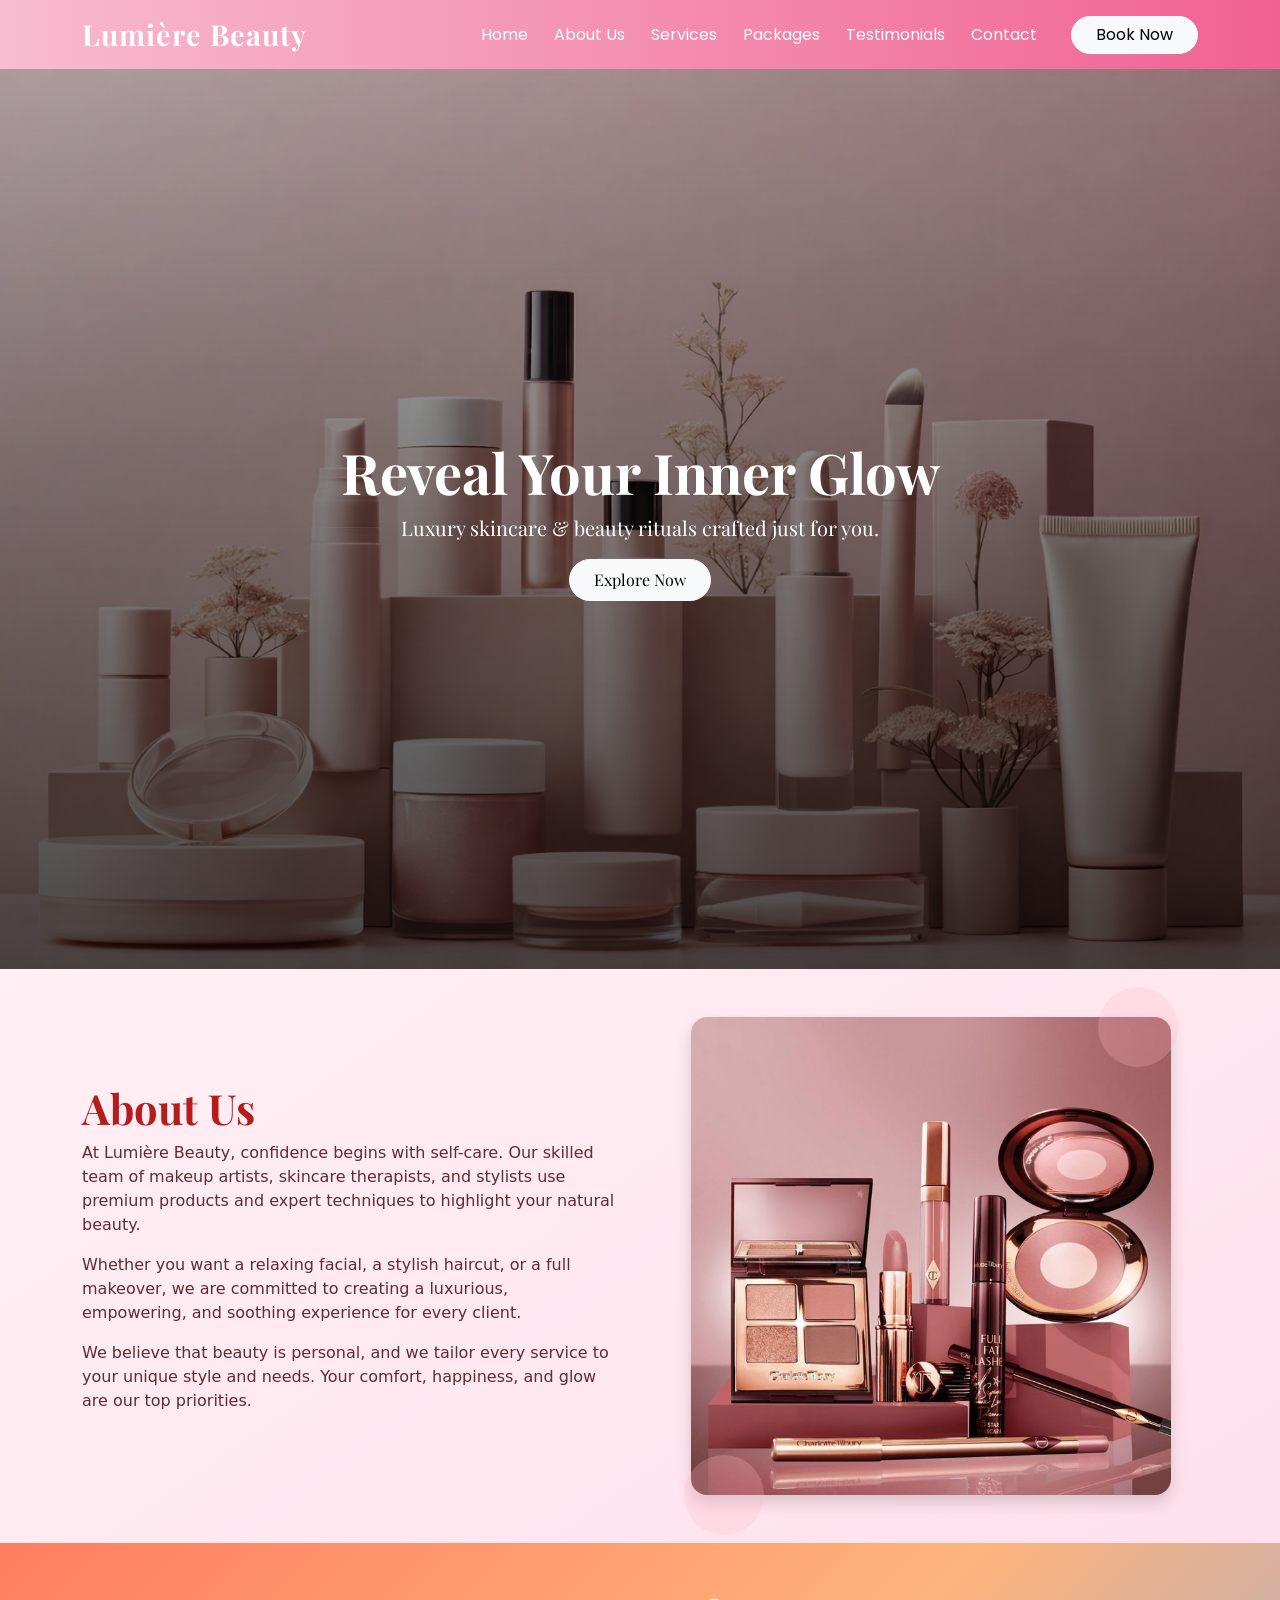
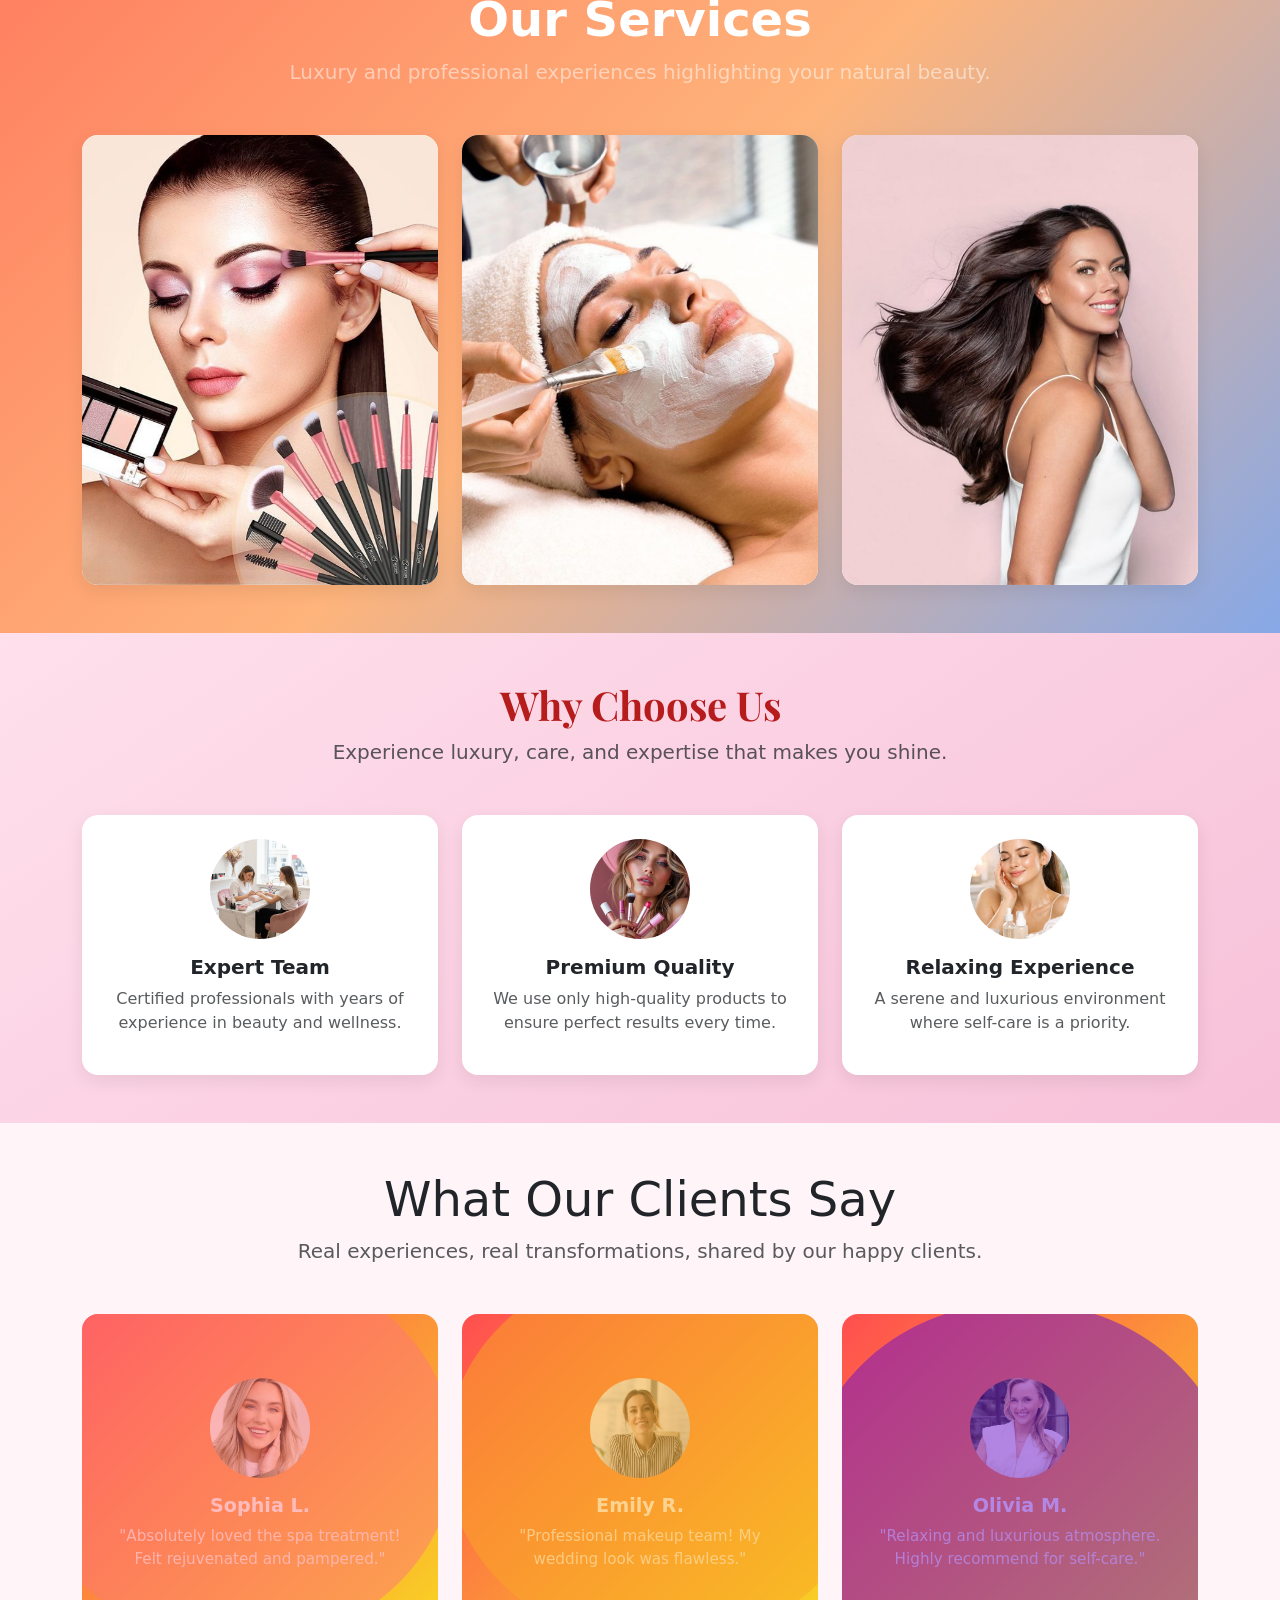
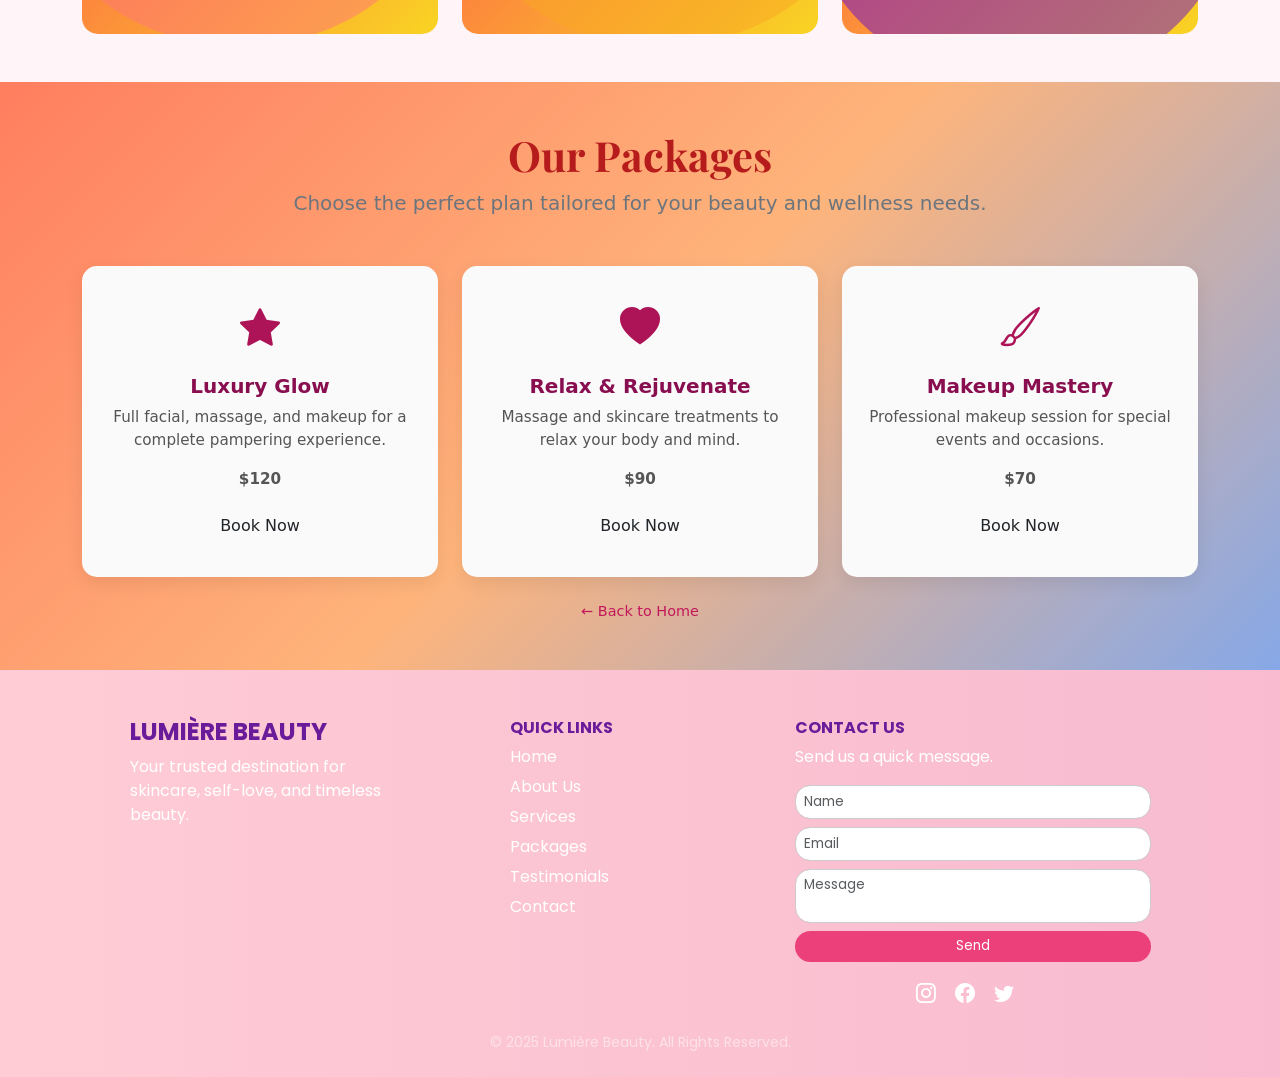
<file: index.html>
<!DOCTYPE html>
<html>
  <head>
    <meta charset="UTF-8">
  <meta name="viewport" content="width=device-width, initial-scale=1.0">
  <title>Lumière Beauty</title>
  <link rel="stylesheet" href="style.css">
  <link rel="icon" href="w.ico.png" type="image/x-icon">
  <link href="https://fonts.googleapis.com/css2?family=Playfair+Display:wght@400;700&family=Poppins:wght@300;400;500;600&display=swap" rel="stylesheet">
  <link href="https://cdn.jsdelivr.net/npm/bootstrap@5.3.0/dist/css/bootstrap.min.css" rel="stylesheet">
  <link href="https://cdn.jsdelivr.net/npm/bootstrap-icons@1.10.5/font/bootstrap-icons.css" rel="stylesheet">
  </head>


<body>
     <nav class="navbar navbar-expand-lg navbar-light beauty-navbar shadow-sm">
  <div class="container">
    <a class="navbar-brand fw-bold text-white" href="#">Lumière Beauty</a>
    <button class="navbar-toggler text-white" type="button" data-bs-toggle="collapse" data-bs-target="#navbarNav">
      <span class="navbar-toggler-icon"></span>
    </button>
    <div class="collapse navbar-collapse justify-content-end" id="navbarNav">
      <ul class="navbar-nav align-items-center">
        <li class="nav-item">
          <a class="nav-link active text-white" href="#home">Home</a>
        </li>
        <li class="nav-item">
          <a class="nav-link text-white" href="#about">About Us</a>
        </li>
        <li class="nav-item">
          <a class="nav-link text-white" href="#services">Services</a>
        </li>
        <li class="nav-item">
          <a class="nav-link text-white" href="#packages">Packages</a>
        </li>
         <li class="nav-item">
          <a class="nav-link text-white" href="#testimonials">Testimonials</a>
        </li>
         <li class="nav-item">
          <a class="nav-link text-white" href="#contact">Contact</a>
        </li>
        <li class="nav-item ms-3">
          <a href="booking.html" class="btn btn-light rounded-pill px-4">Book Now</a>
        </li>
      </ul>
    </div>
  </div>
</nav>

<!-- Hero Section with CSS Slider -->
<section class="hero-slider" id="home">
  <div class="slider">
    <div class="slide slide1"></div>
    <div class="slide slide2"></div>
    <div class="slide slide3"></div>
  </div>
  <div class="hero-overlay">
    <div class="container text-center text-white">
      <h1 class="display-4 fw-bold animate-title">Reveal Your Inner Glow</h1>
      <p class="lead animate-sub">Luxury skincare & beauty rituals crafted just for you.</p>
      <a href="#" class="btn btn-light rounded-pill px-4 py-2 animate-btn">Explore Now</a>
    </div>
  </div>
</section>


<!-- --------------------------------------------------------------------------------------- -->

<section class="py-5 about-beauty" id="about">
  <div class="container">
    <div class="row align-items-center g-5">
      <!-- Text Content -->
      <div class="col-md-6">
        <div class="about-text">
          <h2 class="about-title">About Us</h2>
          <p class="about-subtext">
            At Lumière Beauty, confidence begins with self-care. Our skilled team of makeup artists, skincare therapists, and stylists use premium products and expert techniques to highlight your natural beauty.
          </p>
          <p class="about-subtext">
            Whether you want a relaxing facial, a stylish haircut, or a full makeover, we are committed to creating a luxurious, empowering, and soothing experience for every client.
          </p>
          <p class="about-subtext">
            We believe that beauty is personal, and we tailor every service to your unique style and needs. Your comfort, happiness, and glow are our top priorities.
          </p>
      
        </div>
      </div>

      <!-- Image Area -->
      <div class="col-md-6 text-center position-relative">
        <div class="about-img-wrapper">
          <img src="pic1 (4).jpg" class="img-fluid rounded-4 shadow" alt="About Us" style="max-width:90%; height:auto;">
          <div class="floating-shape shape1"></div>
          <div class="floating-shape shape2"></div>
        </div>
      </div>
    </div>
  </div>
</section>
<!-- --------------------------------------------------------------------------------------- -->

<section class="py-5 service-gallery-section" id="services">
  <div class="container">
    <!-- Section Header -->
    <div class="text-center mb-5">
      <h2 class="text-white display-5 fw-bold">Our Services</h2>
      <p class="text-white-50 lead">Luxury and professional experiences highlighting your natural beauty.</p>
    </div>

    <!-- Services Cards -->
    <div class="row g-4">
      <!-- Service 1 -->
      <div class="col-sm-6 col-lg-4">
        <div class="service-card position-relative overflow-hidden rounded-4">
          <img src="makeup.jpeg" class="w-100" alt="Makeup">
          <div class="overlay d-flex flex-column justify-content-center align-items-center text-center text-white">
            <h5 class="fw-bold">Professional Makeup</h5>
            <p>Highlighting your natural beauty with expert techniques.</p>
            <a href="booking.html" class="btn btn-outline-light mt-2">more Info</a>
          </div>
        </div>
      </div>

      <!-- Service 2 -->
      <div class="col-sm-6 col-lg-4">
        <div class="service-card position-relative overflow-hidden rounded-4">
          <img src="facial.jpeg" class="w-100" alt="Facial">
          <div class="overlay d-flex flex-column justify-content-center align-items-center text-center text-white">
            <h5 class="fw-bold">Facial & Skincare</h5>
            <p>A relaxing, luxurious experience for your skin’s health and glow.</p>
            <a href="booking.html" class="btn btn-outline-light mt-2">more Info</a>
          </div>
        </div>
      </div>

      <!-- Service 3 -->
      <div class="col-sm-6 col-lg-4">
        <div class="service-card position-relative overflow-hidden rounded-4">
          <img src="hair.jpeg" class="w-100" alt="Hair Styling">
          <div class="overlay d-flex flex-column justify-content-center align-items-center text-center text-white">
            <h5 class="fw-bold">Hair Styling</h5>
            <p>Professional hair styling with modern and trendy techniques.</p>
            <a href="booking.html" class="btn btn-outline-light mt-2">more Info</a>
          </div>
        </div>
      </div>
    </div>
  </div>
</section>
<!-- --------------------------------------------------------------------------------------------- -->

<section class="py-5 choose-us-section">
  <div class="container">
    <!-- Section Header -->
    <div class="text-center mb-5">
      <h2 class="choose-us-title">Why Choose Us</h2>
      <p class="lead text-muted">Experience luxury, care, and expertise that makes you shine.</p>
    </div>

    <!-- Benefits Cards -->
    <div class="row g-4">
      <!-- Benefit 1 -->
      <div class="col-md-4">
        <div class="benefit-card p-4 rounded-4 text-center">
          <img src="expert.jpeg" alt="Expert Team" class="benefit-icon mb-3 floating-img">
          <h5 class="fw-bold">Expert Team</h5>
          <p class="text-muted">Certified professionals with years of experience in beauty and wellness.</p>
        </div>
      </div>

      <!-- Benefit 2 -->
      <div class="col-md-4">
        <div class="benefit-card p-4 rounded-4 text-center">
          <img src="pemum.jpeg" alt="Premium Quality" class="benefit-icon mb-3 floating-img">
          <h5 class="fw-bold">Premium Quality</h5>
          <p class="text-muted">We use only high-quality products to ensure perfect results every time.</p>
        </div>
      </div>

      <!-- Benefit 3 -->
      <div class="col-md-4">
        <div class="benefit-card p-4 rounded-4 text-center">
          <img src="beauty.jpeg" alt="Relaxing Experience" class="benefit-icon mb-3 floating-img">
          <h5 class="fw-bold">Relaxing Experience</h5>
          <p class="text-muted">A serene and luxurious environment where self-care is a priority.</p>
        </div>
      </div>
    </div>
  </div>
</section>

<!-- --------------------------------------------------------------------------------------------------------- -->
   

<section class="py-5 testimonials-section" id="testimonials">
  <div class="container">
    <!-- Section Header -->
    <div class="text-center mb-5 px-3">
      <h2 class="display-5 text-dark">What Our Clients Say</h2>
      <p class="lead text-muted">Real experiences, real transformations, shared by our happy clients.</p>
    </div>

    <!-- Testimonials Cards -->
    <div class="row g-4 justify-content-center">
      <!-- Testimonial 1 -->
      <div class="col-lg-4 col-md-6">
        <div class="testimonial-card position-relative p-4 rounded-4">
          <div class="layer layer-bg1"></div>
          <img src="test1.jpg" alt="Client 1" class="testimonial-img mb-3">
          <h5 class="fw-bold text-white">Sophia L.</h5>
          <p class="text-white-75">"Absolutely loved the spa treatment! Felt rejuvenated and pampered."</p>
        </div>
      </div>

      <!-- Testimonial 2 -->
      <div class="col-lg-4 col-md-6">
        <div class="testimonial-card position-relative p-4 rounded-4">
          <div class="layer layer-bg2"></div>
          <img src="test2.jpg.jpeg" alt="Client 2" class="testimonial-img mb-3">
          <h5 class="fw-bold text-white">Emily R.</h5>
          <p class="text-white-75">"Professional makeup team! My wedding look was flawless."</p>
        </div>
      </div>

      <!-- Testimonial 3 -->
      <div class="col-lg-4 col-md-6">
        <div class="testimonial-card position-relative p-4 rounded-4">
          <div class="layer layer-bg3"></div>
          <img src="test3.jpg.jpeg" alt="Client 3" class="testimonial-img mb-3">
          <h5 class="fw-bold text-white">Olivia M.</h5>
          <p class="text-white-75">"Relaxing and luxurious atmosphere. Highly recommend for self-care."</p>
        </div>
      </div>
    </div>
  </div>
</section>
<!-- --------------------------------------------------------------------------------------------------------------- -->


<section class="py-5 packages-section" id="packages">
  <div class="container">
    <div class="text-center mb-5">
      <h2 class="package-title">Our Packages</h2>
      <p class="lead text-secondary">Choose the perfect plan tailored for your beauty and wellness needs.</p>
    </div>

    <div class="row g-4">
      <!-- Package 1 -->
      <div class="col-md-4">
        <div class="package-card position-relative">
          <div class="package-icon mb-3">
            <span class="bi bi-star-fill"></span>
          </div>
          <h5>Luxury Glow</h5>
          <p>Full facial, massage, and makeup for a complete pampering experience.</p>
          <p class="package-price">$120</p>
          <a href="#" class="btn btn-outline-pink">Book Now</a>
        </div>
      </div>

      <!-- Package 2 -->
      <div class="col-md-4">
        <div class="package-card position-relative">
          <div class="package-icon mb-3">
            <span class="bi bi-heart-fill"></span>
          </div>
          <h5>Relax & Rejuvenate</h5>
          <p>Massage and skincare treatments to relax your body and mind.</p>
          <p class="package-price">$90</p>
          <a href="#" class="btn btn-outline-pink">Book Now</a>
        </div>
      </div>

      <!-- Package 3 -->
      <div class="col-md-4">
        <div class="package-card position-relative">
          <div class="package-icon mb-3">
            <span class="bi bi-brush"></span>
          </div>
          <h5>Makeup Mastery</h5>
          <p>Professional makeup session for special events and occasions.</p>
          <p class="package-price">$70</p>
          <a href="#" class="btn btn-outline-pink">Book Now</a>
        </div>
      </div>
         <a href="index.html" class="back-home">← Back to Home</a>
    </div>
  </div>
</section>
<!-- ------------------------------------------------------------------------------------------------------------- -->

<!-- Beauty Website Footer with Small Contact Form -->
<footer class="footer-beauty text-white pt-5 pb-4" id="contact">
  <div class="container text-center text-md-start">
    <div class="row">
      <!-- Brand Info -->
      <div class="col-md-4 col-lg-4 col-xl-3 mx-auto mb-4">
        <h4 class="fw-bold text-uppercase">Lumière Beauty</h4>
        <p>Your trusted destination for skincare, self-love, and timeless beauty.</p>
      </div>

      <!-- Quick Links -->
      <div class="col-md-3 col-lg-2 col-xl-2 mx-auto mb-4">
        <h6 class="text-uppercase fw-bold">Quick Links</h6>
        <ul class="list-unstyled">
          <li><a href="#home" class="footer-link">Home</a></li>
          <li><a href="#about" class="footer-link">About Us</a></li>
          <li><a href="#services" class="footer-link">Services</a></li>
          <li><a href="#packages" class="footer-link">Packages</a></li>
          <li><a href="#testimonials" class="footer-link">Testimonials</a></li>
          <li><a href="#contact" class="footer-link">Contact</a></li>
        </ul>
      </div>

      <!-- Small Contact Form -->
      <div class="col-md-5 col-lg-4 col-xl-4 mx-auto mb-md-0 mb-4">
        <h6 class="text-uppercase fw-bold">Contact Us</h6>
        <p>Send us a quick message.</p>
        <form class="small-contact-form">
          <input type="text" placeholder="Name" class="form-control form-control-sm mb-2">
          <input type="email" placeholder="Email" class="form-control form-control-sm mb-2">
          <textarea placeholder="Message" class="form-control form-control-sm mb-2" rows="2"></textarea>
          <button type="submit" class="btn btn-pink btn-sm w-100">Send</button>
        </form>
        <div class="social-icons mt-3 text-center">
          <a href="#" class="social"><i class="bi bi-instagram"></i></a>
          <a href="#" class="social"><i class="bi bi-facebook"></i></a>
          <a href="#" class="social"><i class="bi bi-twitter"></i></a>
        </div>
      </div>
    </div>
  </div>
  <div class="text-center mt-4 small text-white-50">&copy; 2025 Lumière Beauty. All Rights Reserved.</div>
</footer>

<script src="script.js"> </script>
</body>
</html>
</file>
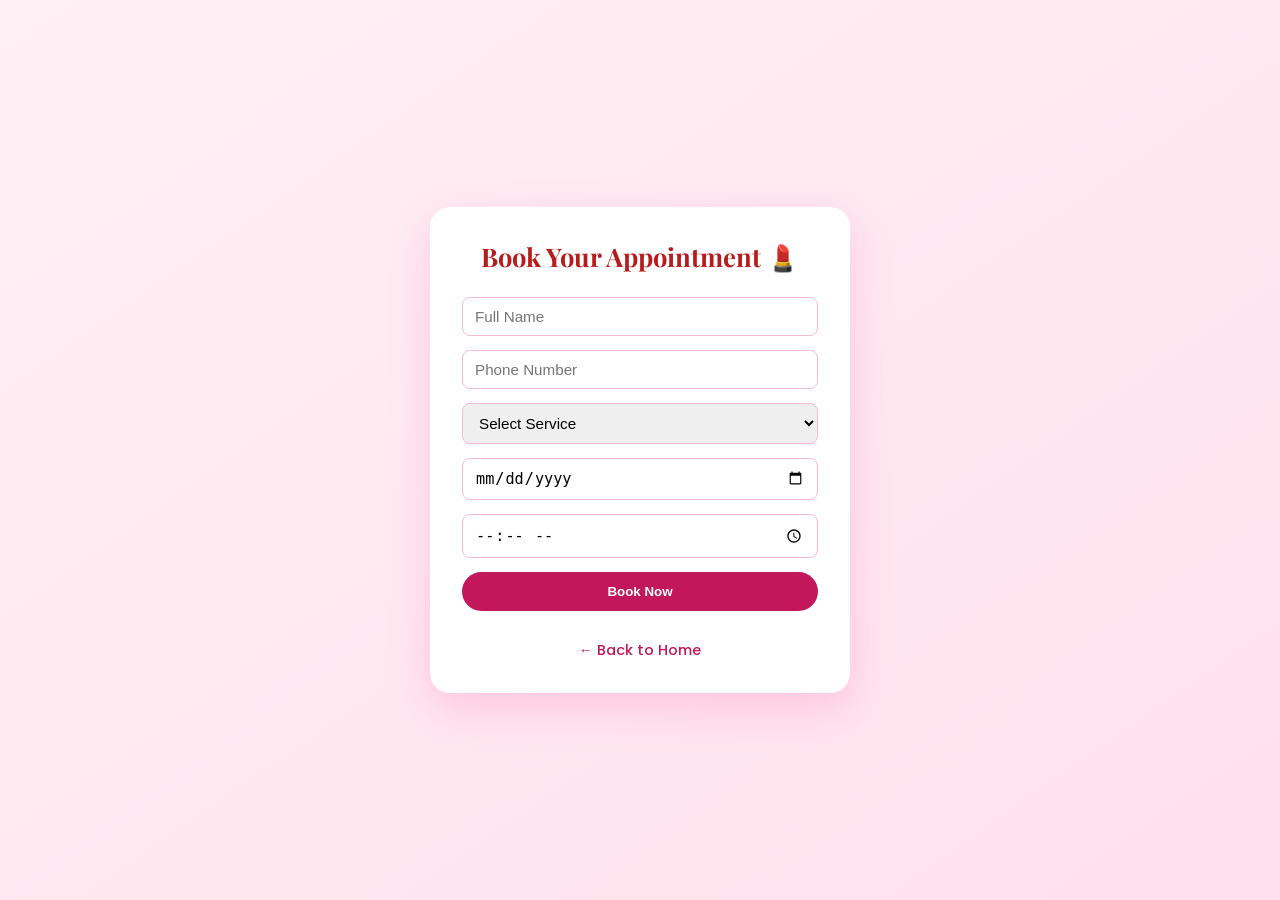
<file: booking.html>
<!DOCTYPE html>
<html lang="en">
<head>
<meta charset="UTF-8">
<meta name="viewport" content="width=device-width, initial-scale=1.0">
<title>Book Appointment | Beauty Studio</title>

<!-- Google Fonts -->
<link href="https://fonts.googleapis.com/css2?family=Playfair+Display:wght@600;700&family=Poppins:wght@300;400;500;600&display=swap" rel="stylesheet">

<style>
* { box-sizing: border-box; margin: 0; padding: 0; }

body {
  font-family: 'Poppins', sans-serif;
  background: linear-gradient(145deg,#fff0f5,#ffe0ec);
  display: flex;
  justify-content: center;
  align-items: center;
  min-height: 100vh;
  padding: 20px;
}

.booking-container {
  background: #fff;
  max-width: 420px;
  width: 100%;
  padding: 2rem;
  border-radius: 20px;
  box-shadow: 0 15px 40px rgba(255,105,180,0.25);
  animation: fadeIn .6s ease;
}

h2 {
  font-family: 'Playfair Display', serif;
  color: #b71c1c;
  text-align: center;
  margin-bottom: 1.5rem;
  font-size: 1.6rem;
}

/* Form */
form {
  display: flex;
  flex-direction: column;
  gap: 14px; /* equal spacing */
}

input, select {
  padding: 10px 12px;
  border-radius: 8px;
  border: 1px solid #f8bbd0;
  font-size: 0.95rem;
  transition: 0.3s;
}

input:focus, select:focus {
  border-color: #c2185b;
  box-shadow: 0 0 8px rgba(194,24,91,0.2);
  outline: none;
}

/* Book Button */
.book-btn {
  padding: 12px;
  border: none;
  border-radius: 25px;
  background: #c2185b;
  color: white;
  font-weight: 600;
  cursor: pointer;
  transition: 0.3s;
}

.book-btn:hover {
  background: #880e4f;
  transform: scale(1.04);
}

/* Back Home */
.back-home {
  display: block;
  text-align: center;
  margin-top: 15px;
  text-decoration: none;
  color: #c2185b;
  font-size: 0.9rem;
  font-weight: 500;
  transition: 0.3s;
}

.back-home:hover {
  color: #880e4f;
  transform: translateX(-3px);
}

/* Success Popup */
.popup {
  position: fixed;
  inset: 0;
  background: rgba(0,0,0,0.6);
  display: flex;
  justify-content: center;
  align-items: center;
  opacity: 0;
  visibility: hidden;
  transition: 0.4s;
}

.popup.active {
  visibility: visible;
  opacity: 1;
}

.popup-content {
  background: #fff;
  padding: 2rem;
  border-radius: 16px;
  text-align: center;
  max-width: 320px;
  width: 90%;
  animation: scaleUp 0.4s ease;
  box-shadow: 0 10px 30px rgba(0,0,0,0.2);
}

.popup-content h3 {
  color: #c2185b;
  margin-bottom: 10px;
}

.popup-content button {
  margin-top: 15px;
  padding: 8px 20px;
  border: none;
  border-radius: 20px;
  background: #c2185b;
  color: white;
  cursor: pointer;
  font-weight: 500;
}

.popup-content button:hover {
  background: #880e4f;
}

@keyframes fadeIn {
  from { opacity: 0; transform: translateY(20px);}
  to { opacity: 1; transform: translateY(0);}
}

@keyframes scaleUp {
  from { transform: scale(0.8); opacity: 0;}
  to { transform: scale(1); opacity: 1;}
}

/* Responsive */
@media(max-width:480px){
  .booking-container { padding: 1.5rem; }
  h2 { font-size: 1.4rem; }
}
</style>
</head>

<body>

<div class="booking-container">
  <h2>Book Your Appointment 💄</h2>

  <form id="bookingForm">
    <input type="text" placeholder="Full Name" required>
    <input type="tel" placeholder="Phone Number" required>
    <select required>
      <option value="">Select Service</option>
      <option>Makeup</option>
      <option>Facial</option>
      <option>Hair Styling</option>
      <option>Nails</option>
    </select>
    <input type="date" required>
    <input type="time" required>

    <!-- Book Button INSIDE the form -->
    <button type="submit" class="book-btn">Book Now</button>

    <!-- Back Home Link INSIDE the form container -->
    <a href="index.html" class="back-home">← Back to Home</a>
  </form>
</div>

<!-- Success Popup -->
<div class="popup" id="successPopup">
  <div class="popup-content">
    <h3>🎉 Booking Confirmed!</h3>
    <p>Your appointment has been successfully booked.</p>
    <button onclick="closePopup()">OK</button>
  </div>
</div>

<script>
const form = document.getElementById("bookingForm");
const popup = document.getElementById("successPopup");

form.addEventListener("submit", function(e){
  e.preventDefault();
  popup.classList.add("active");
  form.reset();
});

function closePopup(){
  popup.classList.remove("active");
}
</script>


</body>
</html>
</file>
<file: style.css>
.beauty-navbar {
    background: linear-gradient(to right, #f8bbd0, #f48fb1, #f06292);
    font-family: 'Poppins', sans-serif;
    transition: all 0.3s ease;
  }
  

  .beauty-navbar .nav-link {
    margin-right: 10px;
    transition: color 0.3s ease, transform 0.3s ease;
  }

  .beauty-navbar .nav-link:hover {
    color: #fff;
    transform: translateY(-2px);
  }

  .beauty-navbar .navbar-brand {
    font-family: 'Playfair Display', serif;
    font-size: 1.8rem;
    letter-spacing: 1px;
  }

  .btn-light {
    background: #ffffffcc;
    color: #c2185b;
    font-weight: 500;
    border: none;
    transition: background 0.3s ease, transform 0.3s ease;
  }

  .btn-light:hover {
    background: #fff;
    transform: scale(1.05);
  }

  

  /* Hero Section */

.hero-slider {
  position: relative;
  height: 100vh;
  overflow: hidden;
  font-family: 'Playfair Display', serif;
  background-image: url("img1.png"); /* 👈 your single image */
  background-size: cover;
  background-position: center;
  background-repeat: no-repeat;
}

/* Overlay stays same */
.hero-overlay {
  position: absolute;
  inset: 0;
  background: linear-gradient(to bottom, rgba(0,0,0,0.3), rgba(0,0,0,0.7));
  display: flex;
  align-items: center;
  justify-content: center;
  text-align: center;
  z-index: 2;
  padding: 2rem;
}
  .hero-overlay {
    position: absolute;
    inset: 0;
    background: linear-gradient(to bottom, rgba(0,0,0,0.3), rgba(0,0,0,0.7));
    display: flex;
    align-items: center;
    justify-content: center;
    text-align: center;
    z-index: 2;
    padding: 2rem;
  }

  .animate-title {
    animation: fadeInUp 1.2s ease-out forwards;
  }

  .animate-sub {
    animation: fadeInUp 1.6s ease-out forwards;
  }

  .animate-btn {
    animation: fadeInUp 2s ease-out forwards;
  }

  @keyframes fadeInUp {
    from { opacity: 0; transform: translateY(40px); }
    to { opacity: 1; transform: translateY(0); }
  }

  .btn-light {
    color: #b71c1c;
    font-weight: 600;
    transition: all 0.3s ease;
  }

  .btn-light:hover {
    background: #ffc1e3;
    color: #880e4f;
    transform: scale(1.05);
  }



  .about-beauty {
    background: linear-gradient(145deg, #fff0f5, #ffe0ec);
    overflow: hidden;
    position: relative;
  }

  .about-title {
    font-family: 'Playfair Display', serif;
    font-size: 2.6rem;
    font-weight: 700;
    color: #b71c1c;
    animation: slideRight 1s ease-out forwards;
  }

  .about-subtext {
    color: #5e2c35;
    font-size: 1rem;
    animation: fadeIn 1.2s ease-in-out forwards;
  }

  .about-img-wrapper {
    position: relative;
    animation: floatIn 1.5s ease forwards;
  }

  .floating-shape {
    position: absolute;
    width: 80px;
    height: 80px;
    background: rgba(255, 182, 193, 0.25);
    border-radius: 50%;
    z-index: 0;
    animation: pulseFloat 5s ease-in-out infinite;
  }

  .shape1 {
    top: -30px;
    right: 20px;
    animation-delay: 0s;
  }

  .shape2 {
    bottom: -40px;
    left: 20px;
    animation-delay: 2s;
  }

  @keyframes slideRight {
    from { opacity: 0; transform: translateX(-30px); }
    to { opacity: 1; transform: translateX(0); }
  }

  @keyframes fadeIn {
    from { opacity: 0; transform: translateY(20px); }
    to { opacity: 1; transform: translateY(0); }
  }

  @keyframes floatIn {
    from { opacity: 0; transform: translateY(40px) scale(0.95); }
    to { opacity: 1; transform: translateY(0) scale(1); }
  }

  @keyframes pulseFloat {
    0%, 100% { transform: translateY(0) scale(1); }
    50% { transform: translateY(-10px) scale(1.05); }
  }

  .btn-outline-dark {
    border: 2px solid #b71c1c;
    color: #b71c1c;
    font-weight: 500;
    transition: background 0.3s ease, transform 0.3s ease;
  }

  .btn-outline-dark:hover {
    background: #b71c1c;
    color: #fff;
    transform: scale(1.05);
  }

  @media (prefers-reduced-motion: no-preference) {
    .about-title, .about-subtext, .about-img-wrapper {
      will-change: transform, opacity;
    }
  }
@media (prefers-reduced-motion: no-preference) {
  .about-title, .about-subtext, .about-img-wrapper {
    will-change: transform, opacity;
  }
}

/* RESPONSIVE ADJUSTMENTS */
@media (max-width: 992px) {
  .about-title { font-size: 2.2rem; }
}

@media (max-width: 768px) {
  .about-title { font-size: 2rem; text-align: center; }
  .about-subtext { font-size: 0.95rem; text-align: center; }
  .about-img-wrapper { margin-top: 2rem; }
}

@media (max-width: 576px) {
  .about-title { font-size: 1.8rem; }
  .about-subtext { font-size: 0.9rem; line-height: 1.5; }
  .floating-shape { width: 40px; height: 40px; }
}

  .service-section {
    background: #fff;
  }
  .service-title {
    font-family: 'Playfair Display', serif;
    font-size: 2.6rem;
    font-weight: 700;
    color: #b71c1c;
    animation: fadeUp 1s ease forwards;
  }
  .service-card {
    background: #fafafa;
    border-radius: 8px;
    overflow: hidden;
    box-shadow: 0 6px 18px rgba(0,0,0,0.08);
    transition: transform .4s ease, box-shadow .4s ease;
    opacity: 0;
    transform: translateY(40px);
    animation: fadeUp 0.8s ease forwards;
  }
  .service-card:nth-child(1) { animation-delay: 0.3s; }
  .service-card:nth-child(2) { animation-delay: 0.5s; }
  .service-card:nth-child(3) { animation-delay: 0.7s; }

  .img-wrapper {
    position: relative;
    overflow: hidden;
  }
  .img-wrapper img {
    width: 100%;
    display: block;
    transition: transform .6s ease;
  }
  .service-card:hover img {
    transform: scale(1.1);
  }
  .overlay {
    position: absolute;
    inset: 0;
    background: rgba(183, 28, 28, 0.4);
    display: flex;
    justify-content: center;
    align-items: center;
    opacity: 0;
    transition: opacity .4s ease, transform .4s ease;
    transform: scale(0.8);
  }
  .service-card:hover .overlay {
    opacity: 1;
    transform: scale(1);
  }
  .overlay .bi {
    font-size: 2.5rem;
    color: white;
    animation: pulse 1.5s infinite ease-in-out;
  }
  @keyframes pulse {
    0%, 100% { transform: scale(1); }
    50% { transform: scale(1.2); }
  }

  .card-content {
    padding: 1.25rem;
    text-align: center;
  }
  .card-content h5 {
    margin-bottom: 0.75rem;
    font-weight: 600;
    color: #880e4f;
  }
  .card-content p {
    color: #555;
    font-size: 0.95rem;
    margin-bottom: 1rem;
  }
  .btn-outline-pink {
    border: 2px solid #ad1457;
    color: #ad1457;
    border-radius: 30px;
    padding: .5rem 1.5rem;
    transition: background .3s ease, color .3s ease, transform .3s ease;
  }
  .btn-outline-pink:hover {
    background: #ad1457;
    color: #fff;
    transform: translateY(-3px);
  }

  @keyframes fadeUp {
    to { opacity: 1; transform: translateY(0); }
  }

  @media (prefers-reduced-motion: no-preference) {
    .service-card, .service-title {
      will-change: transform, opacity;
    }
  }

  /* Responsive Grid */
@media (max-width: 992px) {
  .service-card img {
    height: 220px;
  }
}

@media (max-width: 768px) {
  .service-card img {
    height: 200px;
  }
}

@media (max-width: 576px) {
  .service-card img {
    height: 180px;
  }
  .overlay h5 {
    font-size: 1rem;
  }
  .overlay p {
    font-size: 0.85rem;
  }
  .overlay .btn {
    font-size: 0.8rem;
    padding: 0.35rem 0.8rem;
  }
}

.service-gallery-section {
  background: linear-gradient(135deg, #ff7e5f 0%, #feb47b 50%, #86a8e7 100%);
  padding-top: 3rem;
  padding-bottom: 3rem;
}

/* Service Cards */
.service-card {
  cursor: pointer;
  transition: transform 0.5s ease, box-shadow 0.5s ease;
  position: relative;
  overflow: hidden;
  border-radius: 1rem;
}

.service-card img {
  width: 100%;
  height: 450px;       /* fixed height for uniformity */
  object-fit: cover;   /* keeps image centered and cropped nicely */
  transition: transform 0.7s ease;
  will-change: transform;
}

.service-card:hover {
  transform: scale(1.03);
  box-shadow: 0 15px 30px rgba(0,0,0,0.2);
}

.service-card:hover img {
  transform: scale(1.1) rotate(1.5deg);
}

/* Overlay */
.service-card .overlay {
  position: absolute;
  top: 0; right: 0; bottom: 0; left: 0;
  background: rgba(0,0,0,0.55);
  opacity: 0;
  transition: opacity 0.4s ease;
  padding: 1rem;
}

.service-card:hover .overlay {
  opacity: 1;
}

.overlay h5 {
  text-shadow: 1px 1px 5px rgba(0,0,0,0.8);
  font-size: 1.2rem;
  margin-bottom: 0.5rem;
}

.overlay p {
  text-shadow: 1px 1px 5px rgba(0,0,0,0.8);
  font-size: 0.95rem;
}

.overlay .btn {
  font-size: 0.9rem;
  padding: 0.4rem 1rem;
  border-radius: 25px;
  transition: all 0.3s ease;
}

.overlay .btn:hover {
  background: #c2185b;
  color: #fff;
  transform: scale(1.05);
}


/* CHOOSE US SECTION */
.choose-us-section {
  background: linear-gradient(145deg, #ffe0ec, #f7c1d9);
}
.choose-us-title {
  font-family: 'Playfair Display', serif;
  font-size: 2.5rem;
  font-weight: 700;
  color: #b71c1c;
  animation: fadeUp 1s ease forwards;
}
.benefit-card {
  background: #fff;
  padding: 1.5rem;
  border-radius: 20px;
  box-shadow: 0 6px 18px rgba(0,0,0,0.08);
  transition: transform 0.4s ease, box-shadow 0.4s ease;
  opacity: 0;
  transform: translateY(30px);
  animation: fadeUp 0.8s ease forwards;
}
.benefit-card:nth-child(1) { animation-delay: 0.2s; }
.benefit-card:nth-child(2) { animation-delay: 0.4s; }
.benefit-card:nth-child(3) { animation-delay: 0.6s; }
.benefit-card:hover {
  transform: translateY(-5px);
  box-shadow: 0 15px 30px rgba(0,0,0,0.1);
}

/* Circular Images with Floating Animation */
.benefit-icon {
  width: 100px;
  height: 100px;
  object-fit: cover;
  border-radius: 50%; /* make circle */
  margin: 0 auto 1rem;
  display: block;
  animation: floatImg 3s ease-in-out infinite;
}

/* Floating keyframes */
@keyframes floatImg {
  0%, 100% { transform: translateY(0); }
  50% { transform: translateY(-10px); }
}

/* ANIMATION */
@keyframes fadeUp {
  to { opacity: 1; transform: translateY(0); }
}

/* RESPONSIVE */
@media (max-width: 768px) {
  .choose-us-title {
    font-size: 2rem;
  }
  .benefit-icon {
    width: 80px;
    height: 80px;
  }
}

/* TESTIMONIALS SECTION */
.testimonials-section {
  background: #fff5f8; /* light background */
  position: relative;
  overflow: hidden;
  padding-top: 80px;
  padding-bottom: 80px;
}

.testimonial-card {
  background: linear-gradient(135deg, #ff4e50, #f9d423); /* card colors */
  overflow: hidden;
  transition: transform 0.5s ease, box-shadow 0.5s ease;
  text-align: center;
  position: relative;
  min-height: 320px;
  display: flex;
  flex-direction: column;
  justify-content: center;
}

.testimonial-card:hover {
  transform: translateY(-8px);
  box-shadow: 0 12px 24px rgba(0,0,0,0.2);
}

.layer {
  position: absolute;
  width: 120%;
  height: 120%;
  top: -10%;
  left: -10%;
  opacity: 0.5;
  transition: transform 0.5s ease;
  border-radius: 50%;
}

.layer-bg1 { background: #ff7979; transform: translate(-20px, -20px); }
.layer-bg2 { background: #f9a825; transform: translate(20px, -20px); }
.layer-bg3 { background: #6a11cb; transform: translate(0, 20px); }

.testimonial-card:hover .layer {
  transform: translate(0,0) scale(1.1);
  opacity: 0.7;
}

.testimonial-img {
  width: 100px;
  height: 100px;
  object-fit: cover;
  border-radius: 50%;
  margin: 0 auto 1rem;
  display: block;
  animation: floatImg 3s ease-in-out infinite;
}

.testimonial-card h5 {
  font-size: 1.2rem;
  margin-bottom: 0.5rem;
}

.testimonial-card p {
  font-size: 0.95rem;
  color: rgba(255,255,255,0.85);
  margin: 0;
}

@keyframes floatImg {
  0%, 100% { transform: translateY(0); }
  50% { transform: translateY(-8px); }
}

/* Responsive adjustments */
@media (max-width: 992px) {
  .testimonial-card {
    min-height: 300px;
    padding: 1.5rem;
  }
}

@media (max-width: 768px) {
  .testimonial-img {
    width: 80px;
    height: 80px;
  }
  .testimonial-card h5 {
    font-size: 1.1rem;
  }
  .testimonial-card p {
    font-size: 0.9rem;
  }
}

@media (max-width: 576px) {
  .testimonials-section {
    padding-top: 60px;
    padding-bottom: 60px;
  }
  .testimonial-card {
    min-height: auto;
    padding: 1rem;
  }
}
  .beauty-section {
    background: linear-gradient(145deg, #ffe0ec, #f7c1d9);
  }

  .beauty-title {
    font-family: 'Playfair Display', serif;
    font-size: 2.8rem;
    font-weight: 700;
    color: #c2185b;
    text-shadow: 1px 1px 3px rgba(0,0,0,0.05);
    animation: fadeIn 1s ease forwards;
  }

  .beauty-card {
    background: #fff0f5;
    border: 1px solid #f8bbd0;
    transition: all 0.4s ease;
    box-shadow: 0 10px 20px rgba(255, 182, 193, 0.2);
  }

  .beauty-card:hover {
    transform: translateY(-10px);
    box-shadow: 0 16px 32px rgba(255, 182, 193, 0.3);
    background: #fffafc;
  }

  .beauty-card h5 {
    color: #d81b60;
  }

  .beauty-card p {
    font-size: 0.95rem;
  }

  @keyframes fadeIn {
    from { opacity: 0; transform: translateY(30px); }
    to { opacity: 1; transform: translateY(0); }
  }


  .footer-beauty {
  background: linear-gradient(to right, #ffccd5, #f8bbd0);
  font-family: 'Poppins', sans-serif;
}

.footer-beauty h4,
.footer-beauty h6 {
  color: #6a1b9a;
}

.footer-link {
  color: #fff;
  text-decoration: none;
  display: block;
  margin: 6px 0;
  transition: color 0.3s ease;
}
.footer-link:hover {
  color: #4a148c;
}

/* Small Contact Form */
.small-contact-form input,
.small-contact-form textarea {
  font-size: 0.85rem;
  padding: 0.35rem 0.5rem;
  border-radius: 15px;
  border: 1px solid #ccc;
}
.small-contact-form textarea {
  resize: none;
}
.small-contact-form button {
  background-color: #ec407a;
  color: #fff;
  border: none;
  border-radius: 20px;
  padding: 0.35rem;
  font-size: 0.85rem;
  transition: background 0.3s ease, transform 0.3s ease;
}
.small-contact-form button:hover {
  background-color: #d81b60;
  transform: translateY(-2px);
}

/* Social Icons */
.social-icons .social {
  color: #fff;
  font-size: 1.25rem;
  margin-right: 15px;
  transition: transform 0.3s ease, color 0.3s ease;
}
.social-icons .social:hover {
  transform: scale(1.2);
  color: #4a148c;
}

@media (max-width: 576px) {
  .small-contact-form input,
  .small-contact-form textarea,
  .small-contact-form button {
    font-size: 0.75rem;
    padding: 0.25rem;
  }
}


.packages-section {
  background: linear-gradient(135deg, #ff7e5f 0%, #feb47b 50%, #86a8e7 100%);
  padding-bottom: 80px;
}
.package-title {
  font-family: 'Playfair Display', serif;
  font-size: 2.6rem;
  font-weight: 700;
  color: #b71c1c;
  animation: fadeUp 1s ease forwards;
  margin-bottom: 0.5rem;
}

.package-card {
  background: #fafafa;
  border-radius: 15px;
  padding: 2rem 1.5rem;
  text-align: center;
  box-shadow: 0 6px 18px rgba(0,0,0,0.08);
  transition: transform 0.4s ease, box-shadow 0.4s ease;
  position: relative;
  opacity: 0;
  transform: translateY(40px);
  animation: fadeUp 0.8s ease forwards;
}
.package-card:nth-child(1) { animation-delay: 0.3s; }
.package-card:nth-child(2) { animation-delay: 0.5s; }
.package-card:nth-child(3) { animation-delay: 0.7s; }

.package-card:hover {
  transform: translateY(-8px);
  box-shadow: 0 12px 24px rgba(0,0,0,0.2);
}

.package-icon span {
  font-size: 2.5rem;
  color: #ad1457;
  display: inline-block;
  transition: transform 0.3s ease;
}
.package-card:hover .package-icon span {
  transform: scale(1.2);
}

.package-card h5 {
  margin-top: 1rem;
  font-weight: 600;
  color: #880e4f;
}

.package-card p {
  color: #555;
  font-size: 0.95rem;
  margin: 0.5rem 0 1rem;
}

.package-price {
  font-size: 1.25rem;
  font-weight: 700;
  color: #ad1457;
  margin-bottom: 1rem;
}

.btn-outline-pink {
  border: 2px solid #ad1457;
  color: #ad1457;
  border-radius: 30px;
  padding: 0.5rem 1.5rem;
  transition: background 0.3s ease, color 0.3s ease, transform 0.3s ease;
}
.btn-outline-pink:hover {
  background: #ad1457;
  color: #fff;
  transform: translateY(-3px);
}

.back-home {
  display: block;
  text-align: center;
  margin-top: 15px;
  text-decoration: none;
  color: #c2185b;
  font-size: 0.9rem;
  font-weight: 500;
  transition: 0.3s;
}

.back-home:hover {
  color: #880e4f;
  transform: translateX(-3px);
}

/* Pulse Animation */
@keyframes pulseBadge {
  0%, 100% { transform: scale(1); box-shadow: 0 4px 12px rgba(0,0,0,0.2); }
  50% { transform: scale(1.1); box-shadow: 0 6px 18px rgba(0,0,0,0.3); }
}

/* Fade Up Animation */
@keyframes fadeUp {
  to { opacity: 1; transform: translateY(0); }
}

/* Responsive */
@media (max-width: 992px) {
  .package-card { padding: 1.75rem 1rem; }
}
@media (max-width: 768px) {
  .package-title { font-size: 2rem; }
  .package-card { padding: 1.5rem 0.8rem; }
  .package-icon span { font-size: 2rem; }
}
</file>
